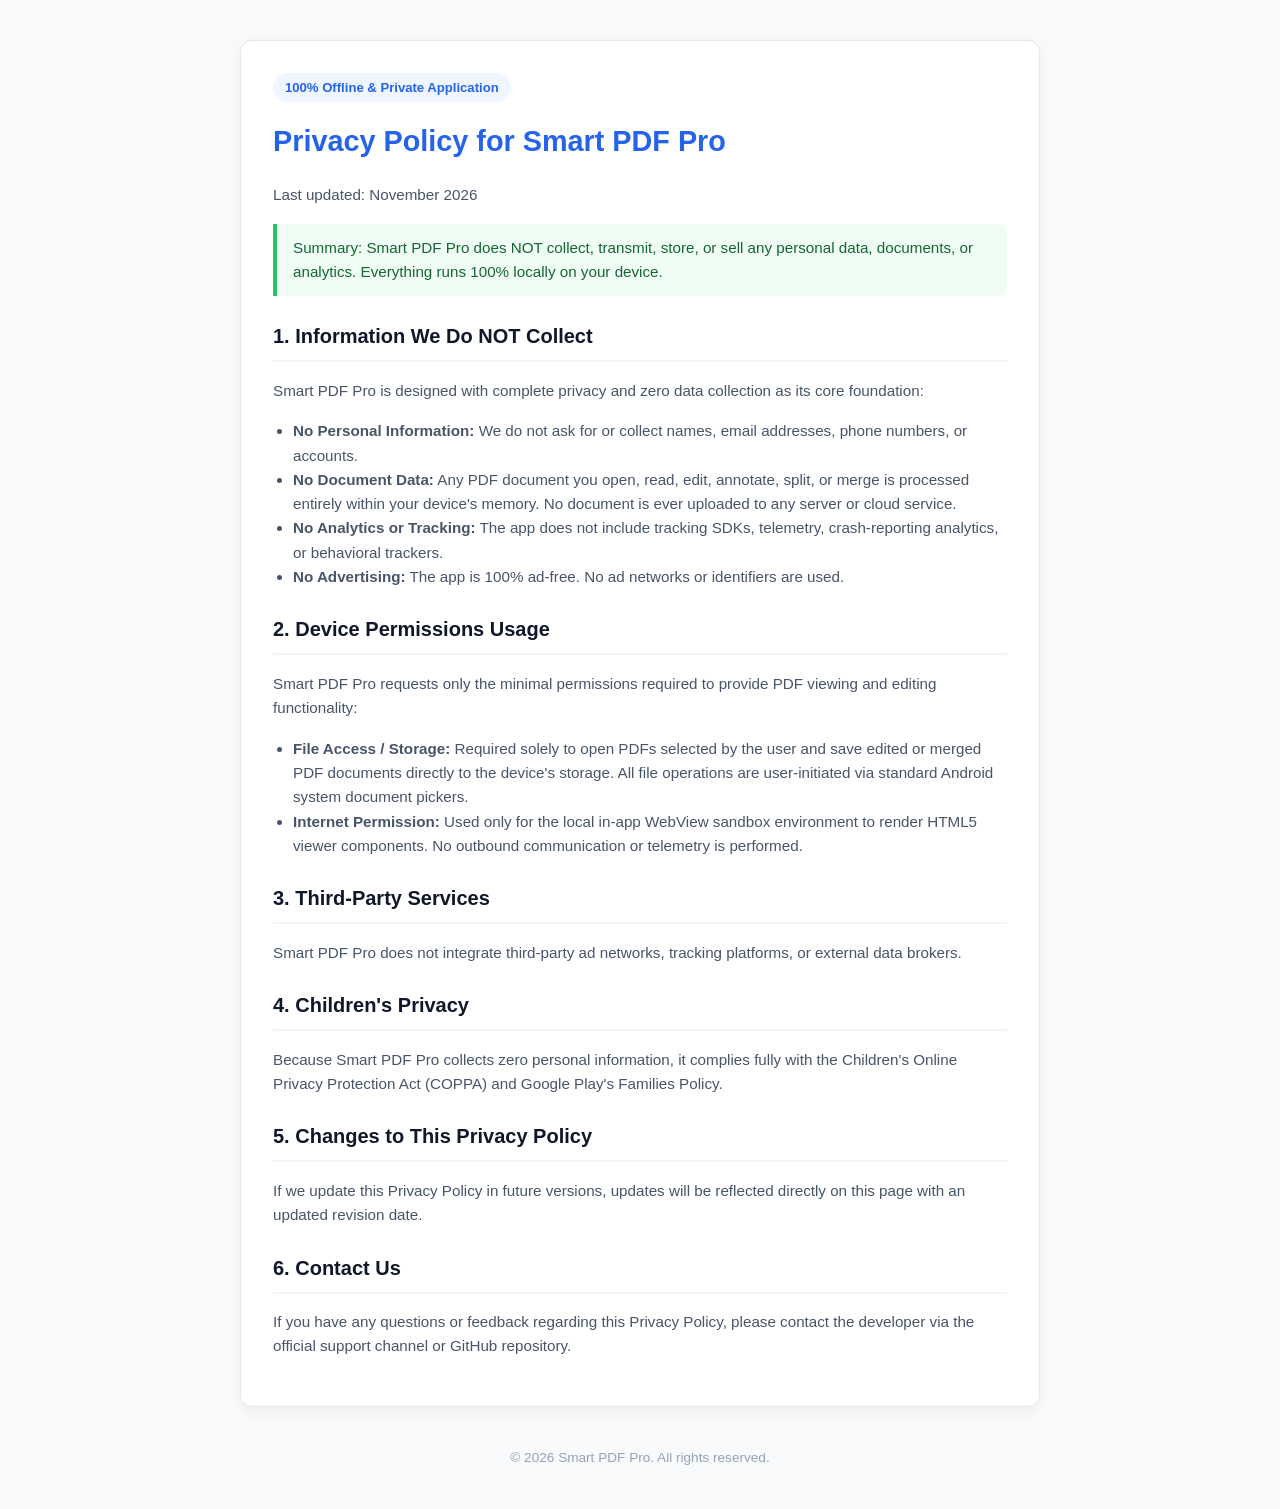
<file: privacy-policy.html>
<!DOCTYPE html>
<html lang="en">
<head>
  <meta charset="UTF-8">
  <meta name="viewport" content="width=device-width, initial-scale=1.0">
  <title>Privacy Policy - Smart PDF Pro</title>
  <style>
    body {
      font-family: -apple-system, BlinkMacSystemFont, "Segoe UI", Roboto, Helvetica, Arial, sans-serif;
      line-height: 1.6;
      color: #1e293b;
      max-width: 800px;
      margin: 0 auto;
      padding: 40px 20px;
      background: #f8fafc;
    }
    .card {
      background: #ffffff;
      border-radius: 12px;
      padding: 32px;
      box-shadow: 0 4px 16px rgba(0,0,0,0.06);
      border: 1px solid #e2e8f0;
    }
    h1 { color: #2563eb; margin-top: 0; font-size: 1.8rem; }
    h2 { color: #0f172a; margin-top: 24px; font-size: 1.25rem; border-bottom: 2px solid #f1f5f9; padding-bottom: 8px; }
    p, li { font-size: 0.95rem; color: #475569; }
    ul { padding-left: 20px; }
    .badge {
      display: inline-block;
      background: #eff6ff;
      color: #2563eb;
      font-weight: 600;
      padding: 4px 12px;
      border-radius: 20px;
      font-size: 0.82rem;
      margin-bottom: 16px;
    }
    .highlight-box {
      background: #f0fdf4;
      border-left: 4px solid #22c55e;
      padding: 12px 16px;
      border-radius: 0 8px 8px 0;
      margin: 16px 0;
    }
    .highlight-box p { color: #166534; font-weight: 500; margin: 0; }
    footer { text-align: center; margin-top: 40px; font-size: 0.85rem; color: #94a3b8; }
  </style>
</head>
<body>
  <div class="card">
    <span class="badge">100% Offline & Private Application</span>
    <h1>Privacy Policy for Smart PDF Pro</h1>
    <p>Last updated: November 2026</p>

    <div class="highlight-box">
      <p>Summary: Smart PDF Pro does NOT collect, transmit, store, or sell any personal data, documents, or analytics. Everything runs 100% locally on your device.</p>
    </div>

    <h2>1. Information We Do NOT Collect</h2>
    <p>Smart PDF Pro is designed with complete privacy and zero data collection as its core foundation:</p>
    <ul>
      <li><strong>No Personal Information:</strong> We do not ask for or collect names, email addresses, phone numbers, or accounts.</li>
      <li><strong>No Document Data:</strong> Any PDF document you open, read, edit, annotate, split, or merge is processed entirely within your device's memory. No document is ever uploaded to any server or cloud service.</li>
      <li><strong>No Analytics or Tracking:</strong> The app does not include tracking SDKs, telemetry, crash-reporting analytics, or behavioral trackers.</li>
      <li><strong>No Advertising:</strong> The app is 100% ad-free. No ad networks or identifiers are used.</li>
    </ul>

    <h2>2. Device Permissions Usage</h2>
    <p>Smart PDF Pro requests only the minimal permissions required to provide PDF viewing and editing functionality:</p>
    <ul>
      <li><strong>File Access / Storage:</strong> Required solely to open PDFs selected by the user and save edited or merged PDF documents directly to the device's storage. All file operations are user-initiated via standard Android system document pickers.</li>
      <li><strong>Internet Permission:</strong> Used only for the local in-app WebView sandbox environment to render HTML5 viewer components. No outbound communication or telemetry is performed.</li>
    </ul>

    <h2>3. Third-Party Services</h2>
    <p>Smart PDF Pro does not integrate third-party ad networks, tracking platforms, or external data brokers.</p>

    <h2>4. Children's Privacy</h2>
    <p>Because Smart PDF Pro collects zero personal information, it complies fully with the Children's Online Privacy Protection Act (COPPA) and Google Play's Families Policy.</p>

    <h2>5. Changes to This Privacy Policy</h2>
    <p>If we update this Privacy Policy in future versions, updates will be reflected directly on this page with an updated revision date.</p>

    <h2>6. Contact Us</h2>
    <p>If you have any questions or feedback regarding this Privacy Policy, please contact the developer via the official support channel or GitHub repository.</p>
  </div>
  <footer>
    &copy; 2026 Smart PDF Pro. All rights reserved.
  </footer>
</body>
</html>
</file>
